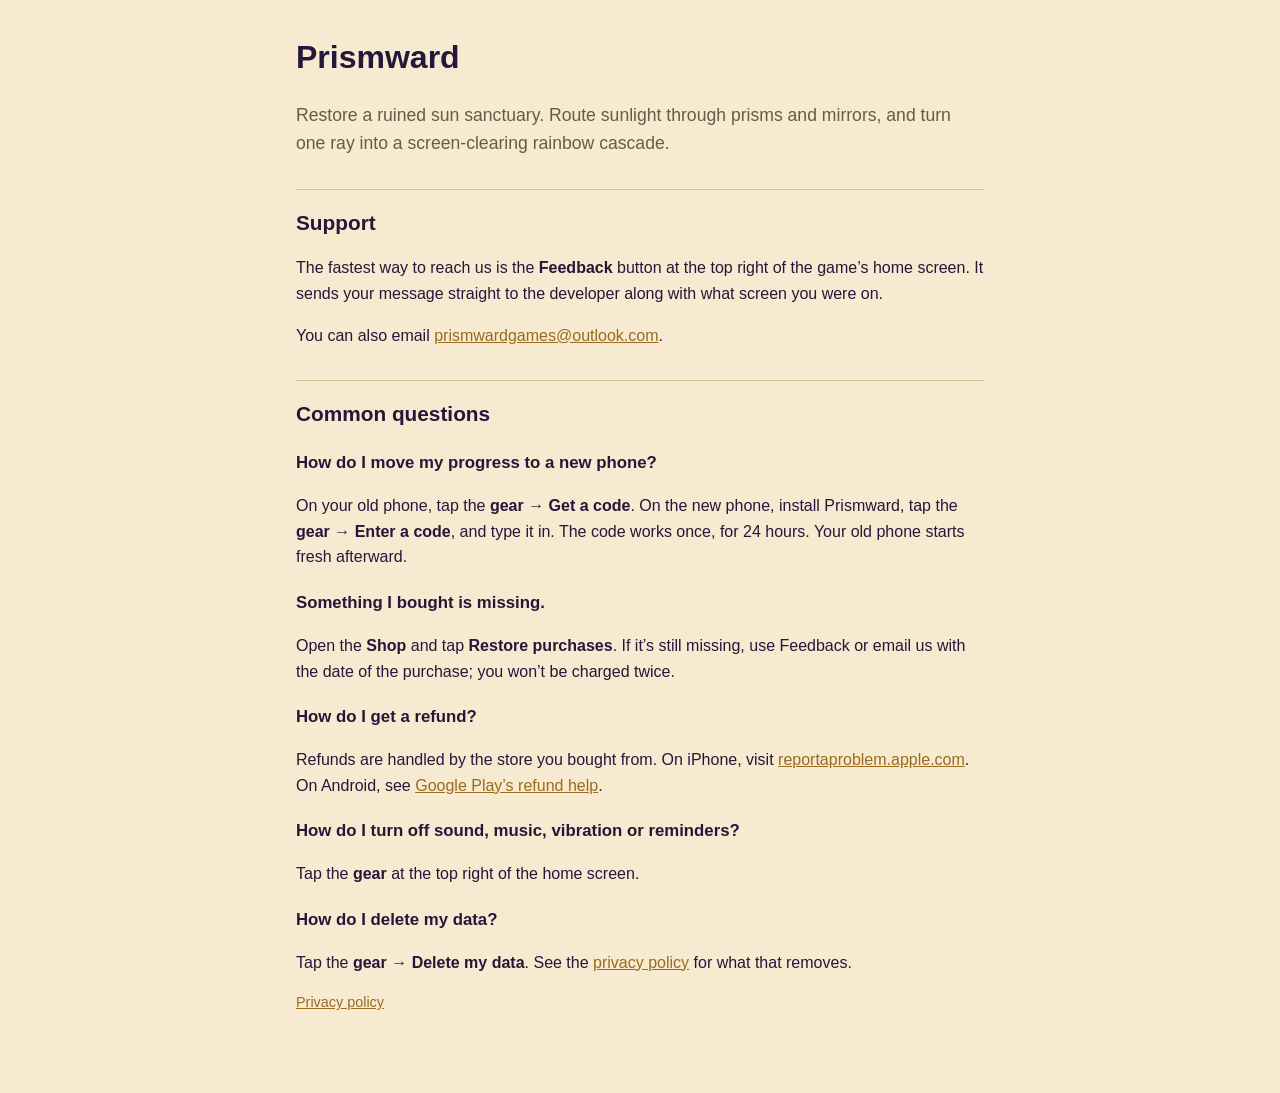
<file: index.html>
<!doctype html>
<html lang="en">
<head>
<meta charset="utf-8">
<meta name="viewport" content="width=device-width, initial-scale=1">
<title>Prismward Support</title>
<link rel="stylesheet" href="style.css">
</head>
<body>
<main>
<h1>Prismward</h1>
<p class="lead">Restore a ruined sun sanctuary. Route sunlight through prisms and mirrors, and turn one ray into a screen-clearing rainbow cascade.</p>

<h2>Support</h2>
<p>The fastest way to reach us is the <strong>Feedback</strong> button at the top right of the game’s home screen. It sends your message straight to the developer along with what screen you were on.</p>
<p>You can also email <a href="mailto:prismwardgames@outlook.com">prismwardgames@outlook.com</a>.</p>

<h2>Common questions</h2>

<h3>How do I move my progress to a new phone?</h3>
<p>On your old phone, tap the <strong>gear</strong> → <strong>Get a code</strong>. On the new phone, install Prismward, tap the <strong>gear</strong> → <strong>Enter a code</strong>, and type it in. The code works once, for 24 hours. Your old phone starts fresh afterward.</p>

<h3>Something I bought is missing.</h3>
<p>Open the <strong>Shop</strong> and tap <strong>Restore purchases</strong>. If it’s still missing, use Feedback or email us with the date of the purchase; you won’t be charged twice.</p>

<h3>How do I get a refund?</h3>
<p>Refunds are handled by the store you bought from. On iPhone, visit <a href="https://reportaproblem.apple.com">reportaproblem.apple.com</a>. On Android, see <a href="https://support.google.com/googleplay/answer/2479637">Google Play’s refund help</a>.</p>

<h3>How do I turn off sound, music, vibration or reminders?</h3>
<p>Tap the <strong>gear</strong> at the top right of the home screen.</p>

<h3>How do I delete my data?</h3>
<p>Tap the <strong>gear</strong> → <strong>Delete my data</strong>. See the <a href="privacy.html">privacy policy</a> for what that removes.</p>

<p class="foot"><a href="privacy.html">Privacy policy</a></p>
</main>
</body>
</html>
</file>
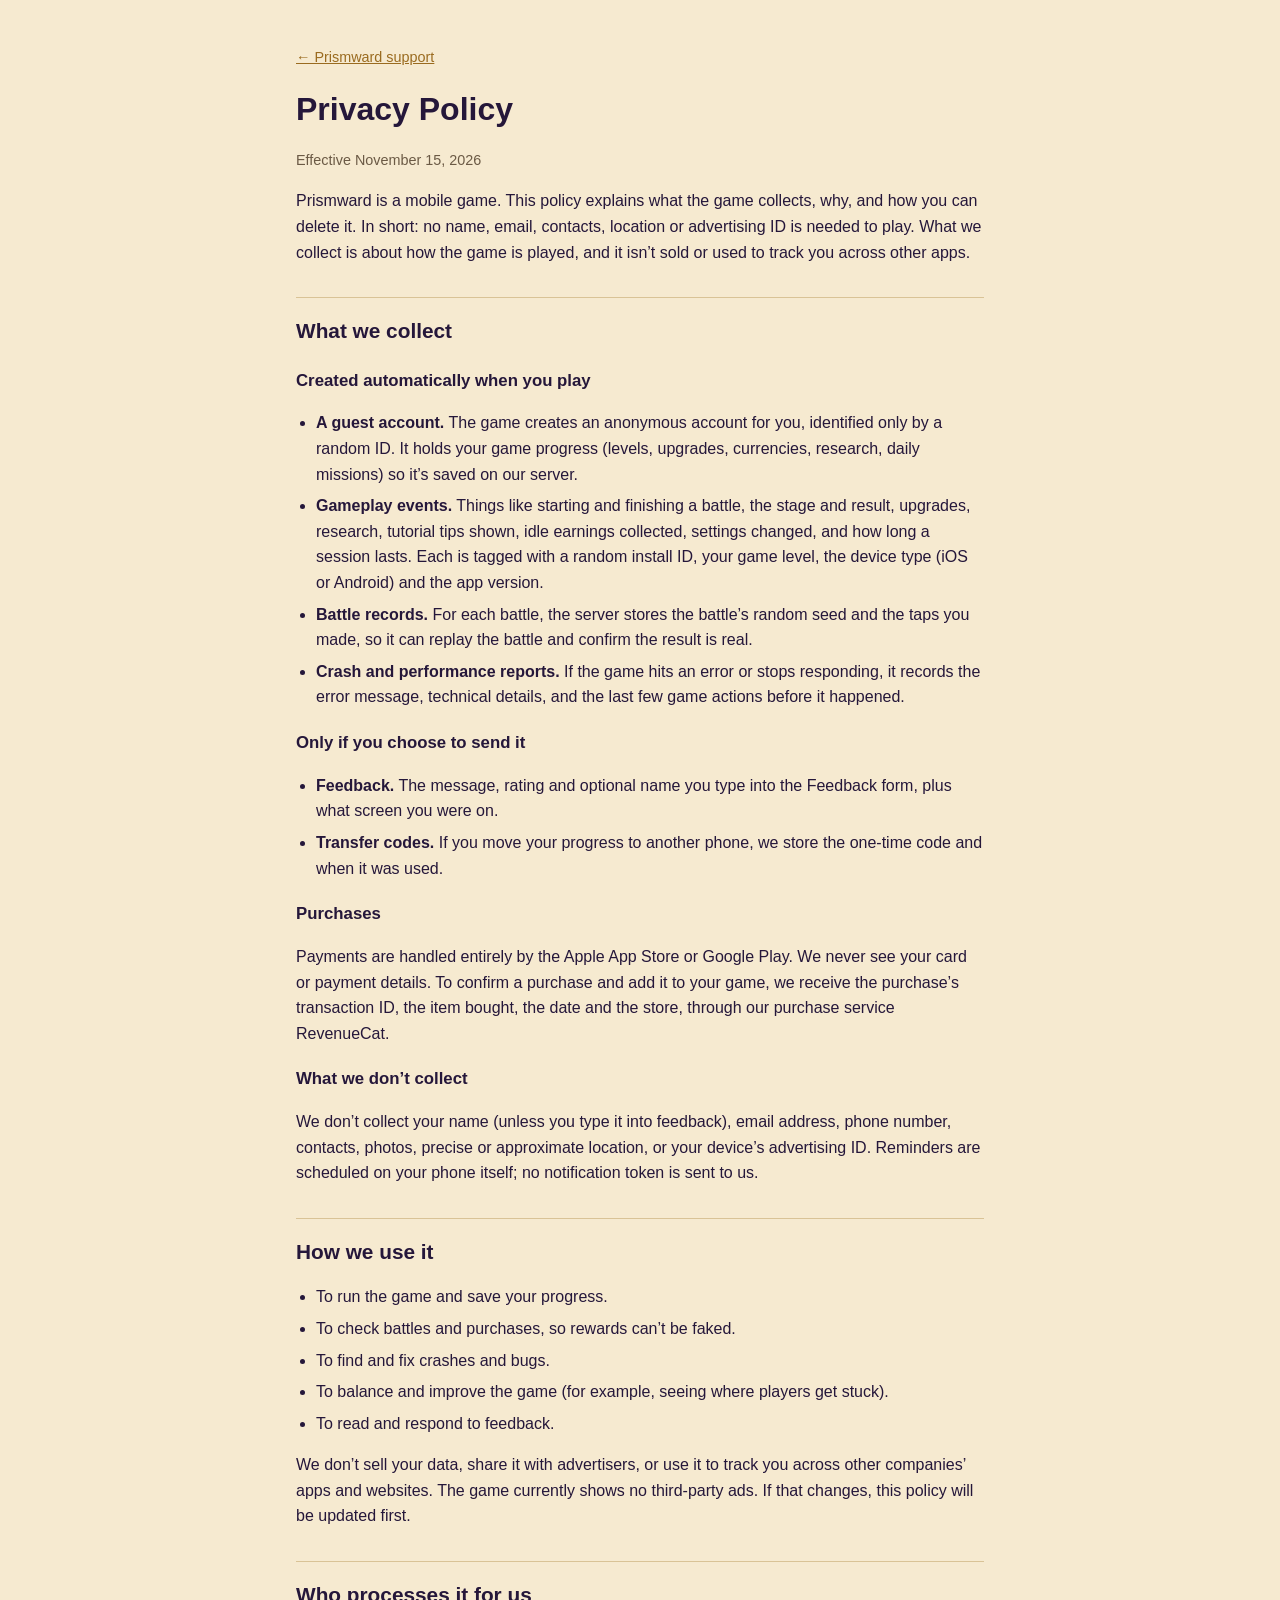
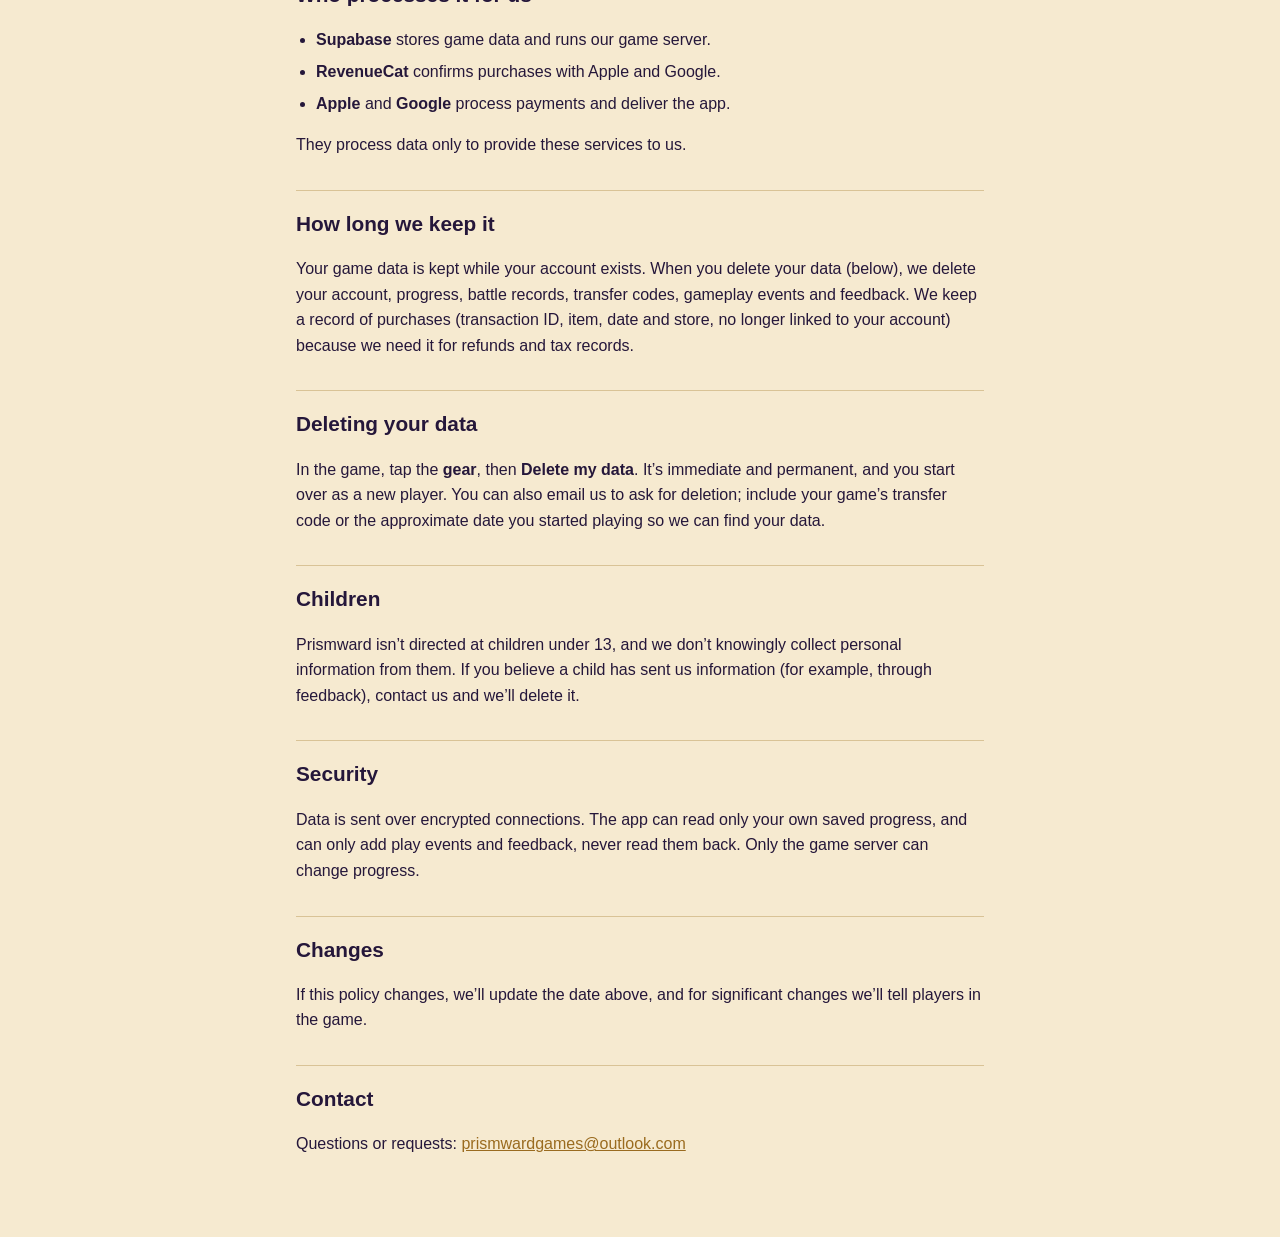
<file: privacy.html>
<!doctype html>
<html lang="en">
<head>
<meta charset="utf-8">
<meta name="viewport" content="width=device-width, initial-scale=1">
<title>Prismward Privacy Policy</title>
<link rel="stylesheet" href="style.css">
</head>
<body>
<main>
<p class="back"><a href="index.html">← Prismward support</a></p>
<h1>Privacy Policy</h1>
<p class="meta">Effective November 15, 2026</p>

<p>Prismward is a mobile game. This policy explains what the game collects, why, and how you can delete it. In short: no name, email, contacts, location or advertising ID is needed to play. What we collect is about how the game is played, and it isn’t sold or used to track you across other apps.</p>

<h2>What we collect</h2>

<h3>Created automatically when you play</h3>
<ul>
<li><strong>A guest account.</strong> The game creates an anonymous account for you, identified only by a random ID. It holds your game progress (levels, upgrades, currencies, research, daily missions) so it’s saved on our server.</li>
<li><strong>Gameplay events.</strong> Things like starting and finishing a battle, the stage and result, upgrades, research, tutorial tips shown, idle earnings collected, settings changed, and how long a session lasts. Each is tagged with a random install ID, your game level, the device type (iOS or Android) and the app version.</li>
<li><strong>Battle records.</strong> For each battle, the server stores the battle’s random seed and the taps you made, so it can replay the battle and confirm the result is real.</li>
<li><strong>Crash and performance reports.</strong> If the game hits an error or stops responding, it records the error message, technical details, and the last few game actions before it happened.</li>
</ul>

<h3>Only if you choose to send it</h3>
<ul>
<li><strong>Feedback.</strong> The message, rating and optional name you type into the Feedback form, plus what screen you were on.</li>
<li><strong>Transfer codes.</strong> If you move your progress to another phone, we store the one-time code and when it was used.</li>
</ul>

<h3>Purchases</h3>
<p>Payments are handled entirely by the Apple App Store or Google Play. We never see your card or payment details. To confirm a purchase and add it to your game, we receive the purchase’s transaction ID, the item bought, the date and the store, through our purchase service RevenueCat.</p>

<h3>What we don’t collect</h3>
<p>We don’t collect your name (unless you type it into feedback), email address, phone number, contacts, photos, precise or approximate location, or your device’s advertising ID. Reminders are scheduled on your phone itself; no notification token is sent to us.</p>

<h2>How we use it</h2>
<ul>
<li>To run the game and save your progress.</li>
<li>To check battles and purchases, so rewards can’t be faked.</li>
<li>To find and fix crashes and bugs.</li>
<li>To balance and improve the game (for example, seeing where players get stuck).</li>
<li>To read and respond to feedback.</li>
</ul>
<p>We don’t sell your data, share it with advertisers, or use it to track you across other companies’ apps and websites. The game currently shows no third-party ads. If that changes, this policy will be updated first.</p>

<h2>Who processes it for us</h2>
<ul>
<li><strong>Supabase</strong> stores game data and runs our game server.</li>
<li><strong>RevenueCat</strong> confirms purchases with Apple and Google.</li>
<li><strong>Apple</strong> and <strong>Google</strong> process payments and deliver the app.</li>
</ul>
<p>They process data only to provide these services to us.</p>

<h2>How long we keep it</h2>
<p>Your game data is kept while your account exists. When you delete your data (below), we delete your account, progress, battle records, transfer codes, gameplay events and feedback. We keep a record of purchases (transaction ID, item, date and store, no longer linked to your account) because we need it for refunds and tax records.</p>

<h2>Deleting your data</h2>
<p>In the game, tap the <strong>gear</strong>, then <strong>Delete my data</strong>. It’s immediate and permanent, and you start over as a new player. You can also email us to ask for deletion; include your game’s transfer code or the approximate date you started playing so we can find your data.</p>

<h2>Children</h2>
<p>Prismward isn’t directed at children under 13, and we don’t knowingly collect personal information from them. If you believe a child has sent us information (for example, through feedback), contact us and we’ll delete it.</p>

<h2>Security</h2>
<p>Data is sent over encrypted connections. The app can read only your own saved progress, and can only add play events and feedback, never read them back. Only the game server can change progress.</p>

<h2>Changes</h2>
<p>If this policy changes, we’ll update the date above, and for significant changes we’ll tell players in the game.</p>

<h2>Contact</h2>
<p>Questions or requests: <a href="mailto:prismwardgames@outlook.com">prismwardgames@outlook.com</a></p>
</main>
</body>
</html>
</file>
<file: style.css>
:root {
  --bg: #f6ead0;
  --card: #fff9ec;
  --ink: #25173a;
  --muted: #6b5a45;
  --accent: #9a6b1f;
  --line: #d9c396;
}
@media (prefers-color-scheme: dark) {
  :root {
    --bg: #1b1326;
    --card: #25173a;
    --ink: #f6ead0;
    --muted: #c9b99d;
    --accent: #ffc54a;
    --line: #4a3a5e;
  }
}
* { box-sizing: border-box; }
body {
  margin: 0;
  background: var(--bg);
  color: var(--ink);
  font: 16px/1.6 -apple-system, BlinkMacSystemFont, "Segoe UI", Roboto, sans-serif;
}
main {
  max-width: 720px;
  margin: 0 auto;
  padding: 32px 16px 64px;
}
h1 { font-size: 2rem; margin: 0 0 4px; }
h2 { font-size: 1.3rem; margin: 32px 0 8px; padding-top: 16px; border-top: 1px solid var(--line); }
h3 { font-size: 1.05rem; margin: 20px 0 4px; }
p, li { color: var(--ink); }
ul { padding-left: 20px; }
li { margin: 6px 0; }
a { color: var(--accent); }
.meta, .back, .foot { color: var(--muted); font-size: 0.9rem; }
.lead { font-size: 1.1rem; color: var(--muted); }
</file>
